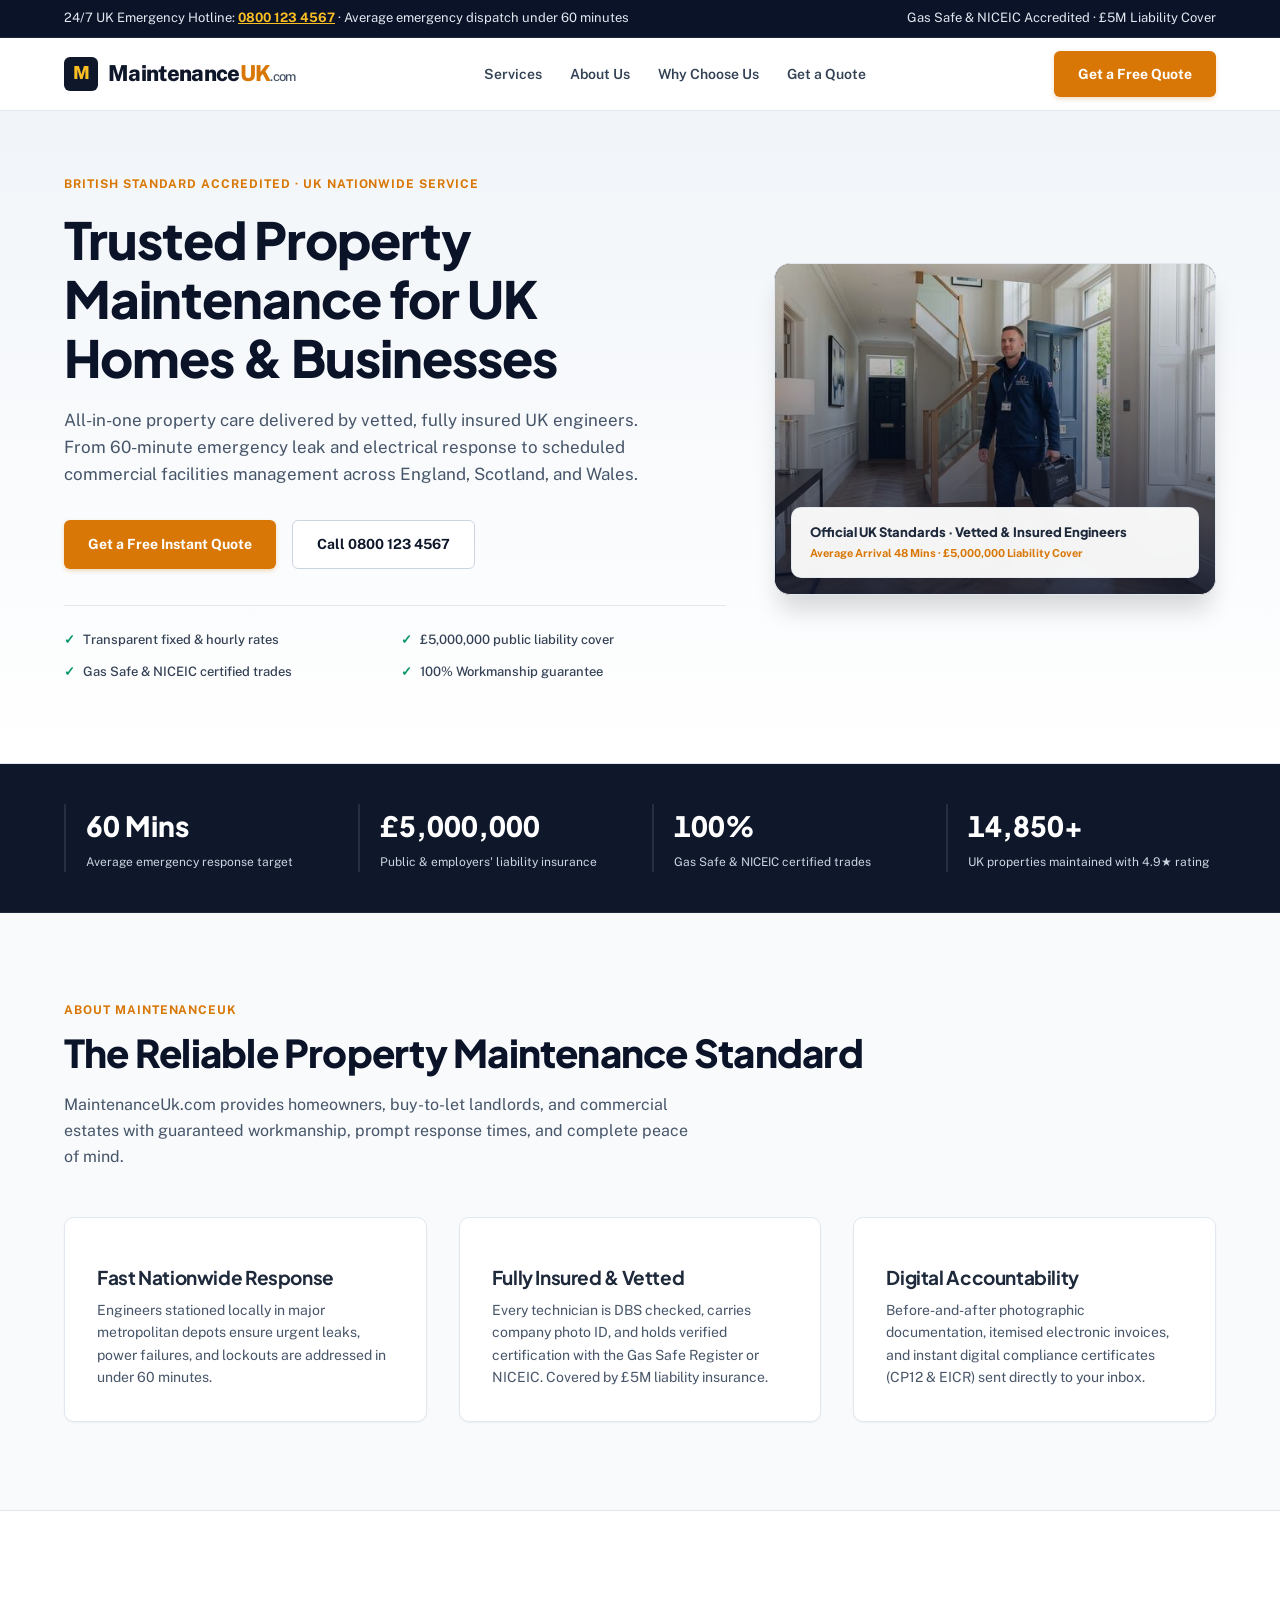
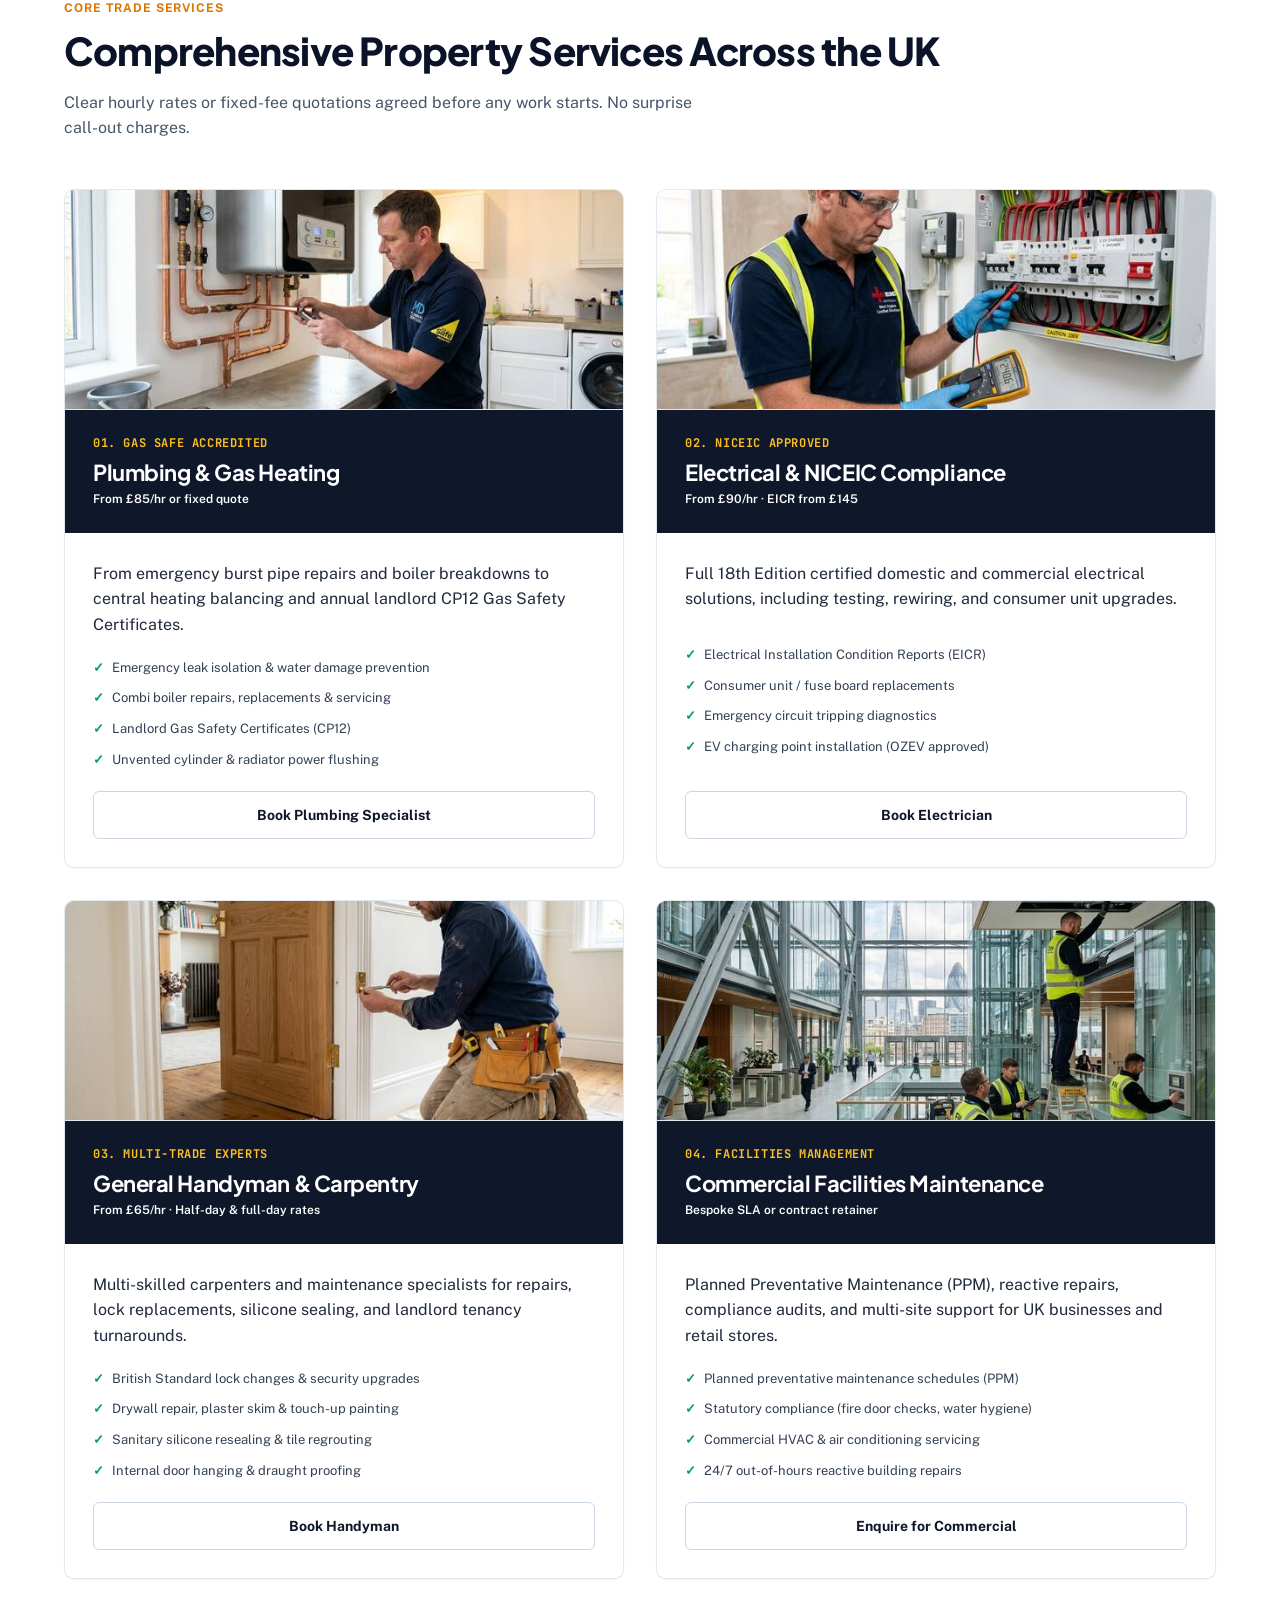
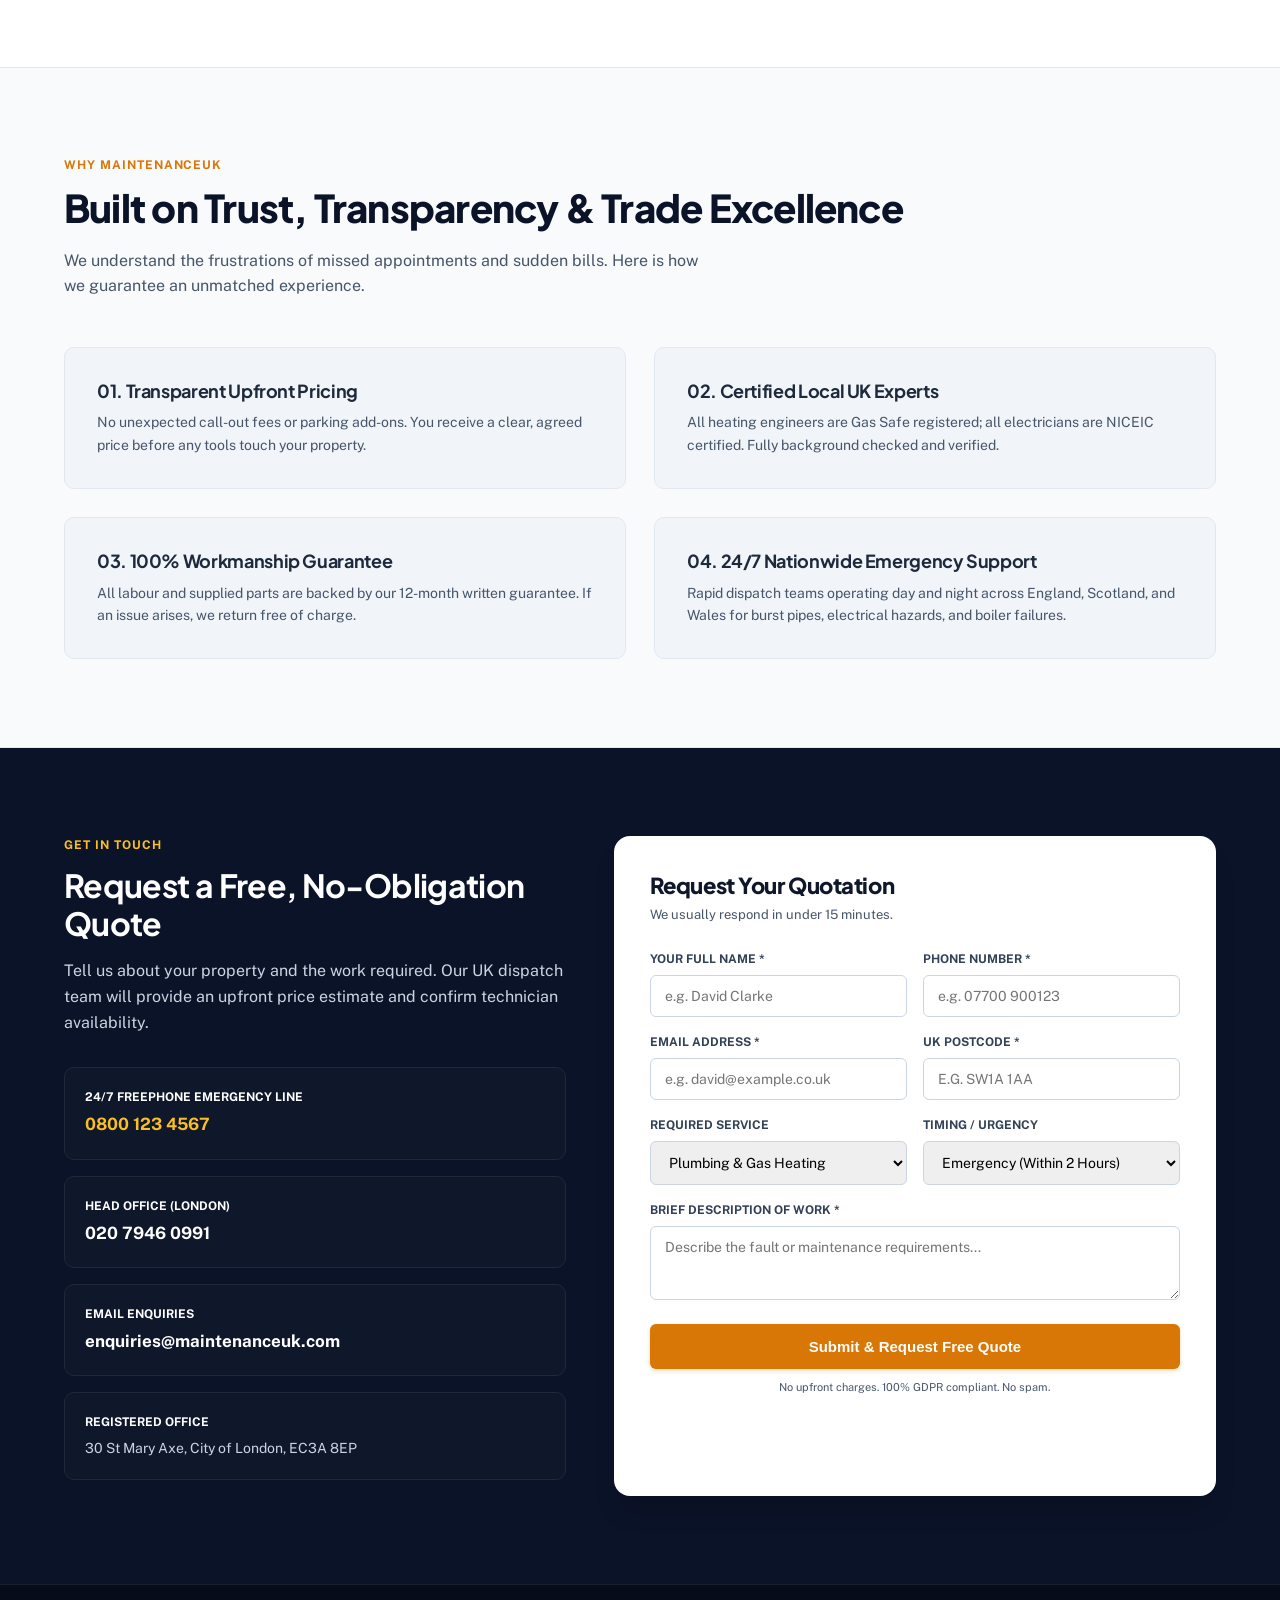
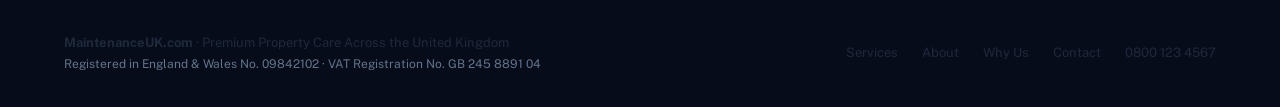
<file: public/maintenance_uk.html>
<!DOCTYPE html>
<html lang="en-GB">
<head>
  <meta charset="UTF-8">
  <meta name="viewport" content="width=device-width, initial-scale=1.0">
  <title>MaintenanceUK | Premium Property Maintenance Across the United Kingdom</title>
  <meta name="description" content="MaintenanceUk.com provides trusted, fully insured property maintenance for UK homeowners, landlords, and commercial estates. Gas Safe, NICEIC certified, 24/7 fast response.">
  
  <!-- Polyfill/setter for window.fetch to allow extension interceptors to assign fetch without throwing -->
  <script>
    (function() {
      try {
        var _rawFetch = window.fetch ? window.fetch.bind(window) : null;
        Object.defineProperty(window, 'fetch', {
          get: function() { return _rawFetch; },
          set: function(fn) { _rawFetch = fn; },
          configurable: true,
          enumerable: true
        });
      } catch (err) {}

      window.addEventListener('error', function(event) {
        if (
          (event.filename && event.filename.indexOf('chrome-extension://') !== -1) ||
          (event.message && event.message.indexOf('Cannot set property fetch') !== -1)
        ) {
          event.preventDefault();
          event.stopImmediatePropagation();
          return true;
        }
      }, true);
    })();
  </script>

  <!-- Typography -->
  <link rel="preconnect" href="https://fonts.googleapis.com">
  <link rel="preconnect" href="https://fonts.gstatic.com" crossorigin>
  <link href="https://fonts.googleapis.com/css2?family=Plus+Jakarta+Sans:wght@400;500;600;700;800&family=Public+Sans:wght@400;500;600&family=JetBrains+Mono:wght@500;700&display=swap" rel="stylesheet">

  <style>
    /* CSS Reset & Variables */
    *, *::before, *::after {
      box-sizing: border-box;
      margin: 0;
      padding: 0;
    }

    :root {
      --navy-950: #0b1329;
      --navy-900: #0f172a;
      --navy-800: #1e293b;
      --navy-700: #334155;
      --amber-600: #d97706;
      --amber-500: #f59e0b;
      --amber-400: #fbbf24;
      --emerald-600: #059669;
      --slate-50: #f8fafc;
      --slate-100: #f1f5f9;
      --slate-200: #e2e8f0;
      --slate-300: #cbd5e1;
      --slate-600: #475569;
      --slate-700: #334155;
      --slate-800: #1e293b;
      --slate-900: #0f172a;
      --white: #ffffff;
      --font-display: 'Plus Jakarta Sans', -apple-system, sans-serif;
      --font-body: 'Public Sans', -apple-system, sans-serif;
      --font-mono: 'JetBrains Mono', monospace;
      --radius-sm: 6px;
      --radius-md: 10px;
      --radius-lg: 16px;
      --shadow-sm: 0 1px 2px rgba(0,0,0,0.05);
      --shadow-md: 0 4px 6px -1px rgba(0,0,0,0.08);
      --shadow-xl: 0 20px 25px -5px rgba(0,0,0,0.15);
    }

    html {
      font-family: var(--font-body);
      color: var(--slate-800);
      background-color: var(--slate-50);
      scroll-behavior: smooth;
      line-height: 1.6;
      -webkit-font-smoothing: antialiased;
    }

    h1, h2, h3, h4, .font-display {
      font-family: var(--font-display);
      letter-spacing: -0.02em;
      line-height: 1.2;
      color: var(--slate-950);
    }

    a {
      color: inherit;
      text-decoration: none;
    }

    img {
      max-width: 100%;
      height: auto;
      display: block;
    }

    .container {
      max-width: 1200px;
      margin: 0 auto;
      padding: 0 24px;
    }

    /* Top Emergency Strip */
    .emergency-bar {
      background-color: var(--navy-950);
      color: #e2e8f0;
      font-size: 13px;
      padding: 8px 0;
      border-bottom: 1px solid rgba(255,255,255,0.08);
    }

    .emergency-bar .container {
      display: flex;
      justify-content: space-between;
      align-items: center;
      flex-wrap: wrap;
      gap: 12px;
    }

    .emergency-phone {
      color: var(--amber-400);
      font-weight: 700;
      text-decoration: underline;
    }

    /* Main Navigation */
    .top-header {
      background-color: rgba(255, 255, 255, 0.98);
      border-bottom: 1px solid var(--slate-200);
      position: sticky;
      top: 0;
      z-index: 100;
      backdrop-filter: blur(8px);
    }

    .top-header .container {
      display: flex;
      align-items: center;
      justify-content: space-between;
      height: 72px;
      gap: 32px;
    }

    .brand {
      display: flex;
      align-items: center;
      gap: 10px;
      font-size: 22px;
      font-weight: 800;
      letter-spacing: -0.03em;
      color: var(--navy-900);
      white-space: nowrap;
    }

    .brand-badge {
      width: 34px;
      height: 34px;
      background: var(--navy-900);
      color: var(--amber-400);
      border-radius: var(--radius-sm);
      display: flex;
      align-items: center;
      justify-content: center;
      font-size: 18px;
      font-weight: 800;
    }

    .brand span.accent {
      color: var(--amber-600);
    }

    .brand span.domain {
      font-size: 13px;
      color: var(--slate-600);
      font-weight: 500;
    }

    .nav-links {
      display: flex;
      gap: 28px;
      font-size: 14px;
      font-weight: 600;
      color: var(--slate-700);
    }

    .nav-links a:hover {
      color: var(--amber-600);
      transition: color 0.15s ease;
    }

    .btn {
      display: inline-flex;
      align-items: center;
      justify-content: center;
      gap: 8px;
      padding: 12px 24px;
      border-radius: var(--radius-sm);
      font-size: 14px;
      font-weight: 700;
      cursor: pointer;
      transition: all 0.15s ease;
      white-space: nowrap;
      border: none;
    }

    .btn-primary {
      background-color: var(--amber-600);
      color: var(--white);
      box-shadow: 0 2px 4px rgba(217,119,6,0.25);
    }

    .btn-primary:hover {
      background-color: var(--amber-500);
      transform: translateY(-1px);
      box-shadow: 0 4px 10px rgba(217,119,6,0.35);
    }

    .btn-outline {
      background-color: var(--white);
      color: var(--navy-900);
      border: 1px solid var(--slate-300);
    }

    .btn-outline:hover {
      background-color: var(--slate-100);
      border-color: var(--slate-400);
    }

    /* Hero Section */
    .hero-section {
      padding: 64px 0 80px;
      background: linear-gradient(180deg, #f1f5f9 0%, #ffffff 100%);
      border-bottom: 1px solid var(--slate-200);
    }

    .hero-grid {
      display: grid;
      grid-template-columns: 1.2fr 0.8fr;
      gap: 48px;
      align-items: center;
    }

    .hero-kicker {
      font-size: 12px;
      font-weight: 700;
      text-transform: uppercase;
      letter-spacing: 0.08em;
      color: var(--amber-600);
      margin-bottom: 16px;
    }

    .hero-title {
      font-size: clamp(2.25rem, 4vw, 3.5rem);
      font-weight: 800;
      color: var(--navy-950);
      line-height: 1.15;
      margin-bottom: 20px;
      text-wrap: balance;
    }

    .hero-desc {
      font-size: 17px;
      color: var(--slate-600);
      margin-bottom: 32px;
      max-width: 580px;
    }

    .hero-actions {
      display: flex;
      gap: 16px;
      margin-bottom: 36px;
      flex-wrap: wrap;
    }

    .hero-trust-list {
      display: grid;
      grid-template-columns: 1fr 1fr;
      gap: 12px;
      padding-top: 24px;
      border-top: 1px solid var(--slate-200);
      font-size: 13px;
      color: var(--slate-700);
      font-weight: 500;
    }

    .hero-trust-item {
      display: flex;
      align-items: center;
      gap: 8px;
    }

    .check-icon {
      color: var(--emerald-600);
      font-weight: 800;
    }

    /* Hero Visual Card with Real Photo */
    .hero-visual {
      position: relative;
      border-radius: var(--radius-lg);
      overflow: hidden;
      box-shadow: var(--shadow-xl);
      background-color: var(--navy-900);
      border: 1px solid var(--slate-200);
      aspect-ratio: 4/3;
      display: flex;
      align-items: flex-end;
    }

    .hero-img {
      position: absolute;
      top: 0;
      left: 0;
      width: 100%;
      height: 100%;
      object-fit: cover;
      object-position: center;
      transition: transform 0.4s ease;
    }

    .hero-visual:hover .hero-img {
      transform: scale(1.02);
    }

    .hero-visual-overlay {
      position: absolute;
      inset: 0;
      background: linear-gradient(180deg, rgba(15, 23, 42, 0.05) 0%, rgba(11, 19, 41, 0.85) 100%);
      pointer-events: none;
    }

    .hero-visual-badge-card {
      position: relative;
      z-index: 2;
      background: rgba(255, 255, 255, 0.95);
      backdrop-filter: blur(8px);
      margin: 16px;
      padding: 14px 18px;
      border-radius: var(--radius-md);
      border: 1px solid rgba(226, 232, 240, 0.8);
      box-shadow: var(--shadow-md);
      width: calc(100% - 32px);
    }

    .hero-badge-title {
      font-size: 13px;
      font-weight: 800;
      color: var(--slate-950);
      font-family: var(--font-display);
    }

    .hero-badge-sub {
      font-size: 11px;
      color: var(--amber-600);
      font-weight: 700;
      margin-top: 2px;
    }

    /* Full-width Stats Strip */
    .stats-strip {
      background-color: var(--navy-900);
      color: var(--white);
      padding: 40px 0;
      border-bottom: 1px solid var(--navy-800);
    }

    .stats-grid {
      display: grid;
      grid-template-columns: repeat(4, 1fr);
      gap: 24px;
    }

    .stat-item {
      border-left: 2px solid rgba(255,255,255,0.1);
      padding-left: 20px;
    }

    .stat-number {
      font-size: 28px;
      font-weight: 800;
      color: var(--white);
      font-family: var(--font-display);
      font-variant-numeric: tabular-nums;
    }

    .stat-label {
      font-size: 12px;
      color: var(--slate-300);
      margin-top: 4px;
    }

    /* Section Styles */
    .section {
      padding: 88px 0;
      border-bottom: 1px solid var(--slate-200);
    }

    .section-kicker {
      font-size: 12px;
      font-weight: 700;
      text-transform: uppercase;
      letter-spacing: 0.08em;
      color: var(--amber-600);
      margin-bottom: 10px;
    }

    .section-title {
      font-size: clamp(1.8rem, 3vw, 2.4rem);
      font-weight: 800;
      color: var(--navy-950);
      margin-bottom: 16px;
    }

    .section-desc {
      font-size: 16px;
      color: var(--slate-600);
      max-width: 640px;
      margin-bottom: 48px;
    }

    /* About Cards */
    .about-grid {
      display: grid;
      grid-template-columns: repeat(3, 1fr);
      gap: 32px;
    }

    .about-card {
      background: var(--white);
      padding: 32px;
      border-radius: var(--radius-md);
      border: 1px solid var(--slate-200);
      box-shadow: var(--shadow-sm);
    }

    .about-card h3 {
      font-size: 19px;
      font-weight: 700;
      margin: 16px 0 10px;
    }

    .about-card p {
      font-size: 14px;
      color: var(--slate-600);
      line-height: 1.6;
    }

    /* Services Grid with Photos */
    .services-grid {
      display: grid;
      grid-template-columns: repeat(2, 1fr);
      gap: 32px;
    }

    .service-card {
      background: var(--white);
      border-radius: var(--radius-md);
      border: 1px solid var(--slate-200);
      overflow: hidden;
      box-shadow: var(--shadow-sm);
      display: flex;
      flex-direction: column;
    }

    .service-card-img {
      width: 100%;
      height: 220px;
      object-fit: cover;
      display: block;
      border-bottom: 1px solid var(--slate-200);
    }

    .service-card-header {
      background-color: var(--navy-900);
      color: white;
      padding: 24px 28px;
    }

    .service-number {
      font-family: var(--font-mono);
      font-size: 12px;
      font-weight: 700;
      color: var(--amber-400);
      letter-spacing: 0.05em;
    }

    .service-card-header h3 {
      color: white;
      font-size: 22px;
      margin: 6px 0 4px;
    }

    .service-rate {
      font-size: 12px;
      color: var(--amber-300);
      font-weight: 600;
    }

    .service-body {
      padding: 28px;
      flex: 1;
      display: flex;
      flex-direction: column;
      justify-content: space-between;
    }

    .service-features {
      list-style: none;
      margin: 20px 0;
      display: flex;
      flex-direction: column;
      gap: 10px;
    }

    .service-features li {
      font-size: 13px;
      color: var(--slate-700);
      display: flex;
      align-items: flex-start;
      gap: 8px;
    }

    /* Why Choose Us Grid */
    .trust-grid {
      display: grid;
      grid-template-columns: repeat(2, 1fr);
      gap: 28px;
    }

    .trust-card {
      background: var(--slate-100);
      padding: 32px;
      border-radius: var(--radius-md);
      border: 1px solid var(--slate-200);
    }

    .trust-card h3 {
      font-size: 18px;
      font-weight: 700;
      margin-bottom: 10px;
    }

    .trust-card p {
      font-size: 14px;
      color: var(--slate-600);
    }

    /* Contact Section */
    .contact-section {
      background-color: var(--navy-950);
      color: white;
      padding: 88px 0;
    }

    .contact-grid {
      display: grid;
      grid-template-columns: 1fr 1.2fr;
      gap: 48px;
    }

    .contact-info h2 {
      color: white;
      font-size: 32px;
      margin-bottom: 16px;
    }

    .contact-info p {
      color: var(--slate-300);
      font-size: 16px;
      margin-bottom: 32px;
    }

    .contact-detail {
      background: var(--navy-900);
      padding: 20px;
      border-radius: var(--radius-md);
      border: 1px solid var(--navy-800);
      margin-bottom: 16px;
    }

    .contact-detail-label {
      font-size: 12px;
      color: var(--slate-400);
      text-transform: uppercase;
      font-weight: 700;
      margin-bottom: 4px;
    }

    .contact-detail-val {
      font-size: 17px;
      font-weight: 700;
      color: white;
    }

    /* Contact Form */
    .contact-form {
      background: white;
      padding: 36px;
      border-radius: var(--radius-lg);
      color: var(--slate-900);
      box-shadow: var(--shadow-xl);
    }

    .form-group {
      margin-bottom: 16px;
    }

    .form-group label {
      display: block;
      font-size: 12px;
      font-weight: 700;
      text-transform: uppercase;
      color: var(--slate-700);
      margin-bottom: 6px;
    }

    .form-control {
      width: 100%;
      padding: 12px 14px;
      font-size: 14px;
      border: 1px solid var(--slate-300);
      border-radius: var(--radius-sm);
      font-family: inherit;
    }

    .form-control:focus {
      outline: none;
      border-color: var(--amber-600);
      box-shadow: 0 0 0 2px rgba(217,119,6,0.2);
    }

    .form-row {
      display: grid;
      grid-template-columns: 1fr 1fr;
      gap: 16px;
    }

    /* Footer */
    .footer {
      background-color: #070c1a;
      color: var(--slate-400);
      font-size: 13px;
      padding: 48px 0 32px;
      border-top: 1px solid rgba(255,255,255,0.08);
    }

    .footer .container {
      display: flex;
      justify-content: space-between;
      align-items: center;
      flex-wrap: wrap;
      gap: 20px;
    }

    .footer-links {
      display: flex;
      gap: 24px;
    }

    .footer-links a:hover {
      color: white;
    }

    /* Responsive adjustments */
    @media (max-width: 900px) {
      .hero-grid,
      .services-grid,
      .about-grid,
      .trust-grid,
      .contact-grid {
        grid-template-columns: 1fr;
      }

      .stats-grid {
        grid-template-columns: repeat(2, 1fr);
      }

      .nav-links {
        display: none;
      }

      .form-row {
        grid-template-columns: 1fr;
      }
    }
  </style>
</head>
<body>

  <!-- 24/7 UK Emergency Hotline Strip -->
  <div class="emergency-bar">
    <div class="container">
      <div>
        <span>24/7 UK Emergency Hotline: </span>
        <a href="tel:08001234567" class="emergency-phone">0800 123 4567</a>
        <span> · Average emergency dispatch under 60 minutes</span>
      </div>
      <div>
        <span>Gas Safe & NICEIC Accredited · £5M Liability Cover</span>
      </div>
    </div>
  </div>

  <!-- Top Bar Navigation -->
  <header class="top-header">
    <div class="container">
      <a href="#" class="brand">
        <div class="brand-badge">M</div>
        <div>Maintenance<span class="accent">UK</span><span class="domain">.com</span></div>
      </a>

      <nav class="nav-links">
        <a href="#services">Services</a>
        <a href="#about">About Us</a>
        <a href="#why-choose-us">Why Choose Us</a>
        <a href="#contact">Get a Quote</a>
      </nav>

      <a href="#contact" class="btn btn-primary">
        Get a Free Quote
      </a>
    </div>
  </header>

  <!-- Hero Section -->
  <section class="hero-section">
    <div class="container">
      <div class="hero-grid">
        <div>
          <div class="hero-kicker">British Standard Accredited · UK Nationwide Service</div>
          <h1 class="hero-title">Trusted Property Maintenance for UK Homes & Businesses</h1>
          <p class="hero-desc">
            All-in-one property care delivered by vetted, fully insured UK engineers. From 60-minute emergency leak and electrical response to scheduled commercial facilities management across England, Scotland, and Wales.
          </p>

          <div class="hero-actions">
            <a href="#contact" class="btn btn-primary">Get a Free Instant Quote</a>
            <a href="tel:08001234567" class="btn btn-outline">Call 0800 123 4567</a>
          </div>

          <div class="hero-trust-list">
            <div class="hero-trust-item"><span class="check-icon">✓</span> Transparent fixed & hourly rates</div>
            <div class="hero-trust-item"><span class="check-icon">✓</span> £5,000,000 public liability cover</div>
            <div class="hero-trust-item"><span class="check-icon">✓</span> Gas Safe & NICEIC certified trades</div>
            <div class="hero-trust-item"><span class="check-icon">✓</span> 100% Workmanship guarantee</div>
          </div>
        </div>

        <div>
          <div class="hero-visual">
            <img 
              src="[data-uri]" alt="Professional British maintenance engineer attending residential property" class="hero-img">
            <div class="hero-visual-overlay"></div>
            <div class="hero-visual-badge-card">
              <div class="hero-badge-title">Official UK Standards · Vetted & Insured Engineers</div>
              <div class="hero-badge-sub">Average Arrival 48 Mins · £5,000,000 Liability Cover</div>
            </div>
          </div>
        </div>
      </div>
    </div>
  </section>

  <!-- Key Metrics Strip -->
  <div class="stats-strip">
    <div class="container">
      <div class="stats-grid">
        <div class="stat-item">
          <div class="stat-number">60 Mins</div>
          <div class="stat-label">Average emergency response target</div>
        </div>
        <div class="stat-item">
          <div class="stat-number">£5,000,000</div>
          <div class="stat-label">Public & employers' liability insurance</div>
        </div>
        <div class="stat-item">
          <div class="stat-number">100%</div>
          <div class="stat-label">Gas Safe & NICEIC certified trades</div>
        </div>
        <div class="stat-item">
          <div class="stat-number">14,850+</div>
          <div class="stat-label">UK properties maintained with 4.9★ rating</div>
        </div>
      </div>
    </div>
  </div>

  <!-- About Us Section -->
  <section id="about" class="section">
    <div class="container">
      <div class="section-kicker">About MaintenanceUK</div>
      <h2 class="section-title">The Reliable Property Maintenance Standard</h2>
      <p class="section-desc">
        MaintenanceUk.com provides homeowners, buy-to-let landlords, and commercial estates with guaranteed workmanship, prompt response times, and complete peace of mind.
      </p>

      <div class="about-grid">
        <div class="about-card">
          <h3>Fast Nationwide Response</h3>
          <p>
            Engineers stationed locally in major metropolitan depots ensure urgent leaks, power failures, and lockouts are addressed in under 60 minutes.
          </p>
        </div>

        <div class="about-card">
          <h3>Fully Insured & Vetted</h3>
          <p>
            Every technician is DBS checked, carries company photo ID, and holds verified certification with the Gas Safe Register or NICEIC. Covered by £5M liability insurance.
          </p>
        </div>

        <div class="about-card">
          <h3>Digital Accountability</h3>
          <p>
            Before-and-after photographic documentation, itemised electronic invoices, and instant digital compliance certificates (CP12 & EICR) sent directly to your inbox.
          </p>
        </div>
      </div>
    </div>
  </section>

  <!-- Services Grid -->
  <section id="services" class="section" style="background-color: #ffffff;">
    <div class="container">
      <div class="section-kicker">Core Trade Services</div>
      <h2 class="section-title">Comprehensive Property Services Across the UK</h2>
      <p class="section-desc">
        Clear hourly rates or fixed-fee quotations agreed before any work starts. No surprise call-out charges.
      </p>

      <div class="services-grid">
        <!-- Plumbing & Heating -->
        <div class="service-card">
          <img 
            src="[data-uri]" alt="Plumbing and Gas Heating in the UK" class="service-card-img">
          <div class="service-card-header">
            <div class="service-number">01. GAS SAFE ACCREDITED</div>
            <h3>Plumbing & Gas Heating</h3>
            <div class="service-rate">From £85/hr or fixed quote</div>
          </div>
          <div class="service-body">
            <p>From emergency burst pipe repairs and boiler breakdowns to central heating balancing and annual landlord CP12 Gas Safety Certificates.</p>
            <ul class="service-features">
              <li><span class="check-icon">✓</span> Emergency leak isolation & water damage prevention</li>
              <li><span class="check-icon">✓</span> Combi boiler repairs, replacements & servicing</li>
              <li><span class="check-icon">✓</span> Landlord Gas Safety Certificates (CP12)</li>
              <li><span class="check-icon">✓</span> Unvented cylinder & radiator power flushing</li>
            </ul>
            <a href="#contact" class="btn btn-outline">Book Plumbing Specialist</a>
          </div>
        </div>

        <!-- Electrical -->
        <div class="service-card">
          <img 
            src="[data-uri]" alt="Electrical & NICEIC Compliance in the UK" class="service-card-img">
          <div class="service-card-header">
            <div class="service-number">02. NICEIC APPROVED</div>
            <h3>Electrical & NICEIC Compliance</h3>
            <div class="service-rate">From £90/hr · EICR from £145</div>
          </div>
          <div class="service-body">
            <p>Full 18th Edition certified domestic and commercial electrical solutions, including testing, rewiring, and consumer unit upgrades.</p>
            <ul class="service-features">
              <li><span class="check-icon">✓</span> Electrical Installation Condition Reports (EICR)</li>
              <li><span class="check-icon">✓</span> Consumer unit / fuse board replacements</li>
              <li><span class="check-icon">✓</span> Emergency circuit tripping diagnostics</li>
              <li><span class="check-icon">✓</span> EV charging point installation (OZEV approved)</li>
            </ul>
            <a href="#contact" class="btn btn-outline">Book Electrician</a>
          </div>
        </div>

        <!-- General Handyman -->
        <div class="service-card">
          <img 
            src="[data-uri]" alt="General Handyman & Carpentry in the UK" class="service-card-img">
          <div class="service-card-header">
            <div class="service-number">03. MULTI-TRADE EXPERTS</div>
            <h3>General Handyman & Carpentry</h3>
            <div class="service-rate">From £65/hr · Half-day & full-day rates</div>
          </div>
          <div class="service-body">
            <p>Multi-skilled carpenters and maintenance specialists for repairs, lock replacements, silicone sealing, and landlord tenancy turnarounds.</p>
            <ul class="service-features">
              <li><span class="check-icon">✓</span> British Standard lock changes & security upgrades</li>
              <li><span class="check-icon">✓</span> Drywall repair, plaster skim & touch-up painting</li>
              <li><span class="check-icon">✓</span> Sanitary silicone resealing & tile regrouting</li>
              <li><span class="check-icon">✓</span> Internal door hanging & draught proofing</li>
            </ul>
            <a href="#contact" class="btn btn-outline">Book Handyman</a>
          </div>
        </div>

        <!-- Commercial Maintenance -->
        <div class="service-card">
          <img 
            src="[data-uri]" alt="Commercial Facilities Maintenance in the UK" class="service-card-img">
          <div class="service-card-header">
            <div class="service-number">04. FACILITIES MANAGEMENT</div>
            <h3>Commercial Facilities Maintenance</h3>
            <div class="service-rate">Bespoke SLA or contract retainer</div>
          </div>
          <div class="service-body">
            <p>Planned Preventative Maintenance (PPM), reactive repairs, compliance audits, and multi-site support for UK businesses and retail stores.</p>
            <ul class="service-features">
              <li><span class="check-icon">✓</span> Planned preventative maintenance schedules (PPM)</li>
              <li><span class="check-icon">✓</span> Statutory compliance (fire door checks, water hygiene)</li>
              <li><span class="check-icon">✓</span> Commercial HVAC & air conditioning servicing</li>
              <li><span class="check-icon">✓</span> 24/7 out-of-hours reactive building repairs</li>
            </ul>
            <a href="#contact" class="btn btn-outline">Enquire for Commercial</a>
          </div>
        </div>
      </div>
    </div>
  </section>

  <!-- Why Choose Us -->
  <section id="why-choose-us" class="section">
    <div class="container">
      <div class="section-kicker">Why MaintenanceUK</div>
      <h2 class="section-title">Built on Trust, Transparency & Trade Excellence</h2>
      <p class="section-desc">
        We understand the frustrations of missed appointments and sudden bills. Here is how we guarantee an unmatched experience.
      </p>

      <div class="trust-grid">
        <div class="trust-card">
          <h3>01. Transparent Upfront Pricing</h3>
          <p>No unexpected call-out fees or parking add-ons. You receive a clear, agreed price before any tools touch your property.</p>
        </div>
        <div class="trust-card">
          <h3>02. Certified Local UK Experts</h3>
          <p>All heating engineers are Gas Safe registered; all electricians are NICEIC certified. Fully background checked and verified.</p>
        </div>
        <div class="trust-card">
          <h3>03. 100% Workmanship Guarantee</h3>
          <p>All labour and supplied parts are backed by our 12-month written guarantee. If an issue arises, we return free of charge.</p>
        </div>
        <div class="trust-card">
          <h3>04. 24/7 Nationwide Emergency Support</h3>
          <p>Rapid dispatch teams operating day and night across England, Scotland, and Wales for burst pipes, electrical hazards, and boiler failures.</p>
        </div>
      </div>
    </div>
  </section>

  <!-- Contact & Free Quote Section -->
  <section id="contact" class="contact-section">
    <div class="container">
      <div class="contact-grid">
        <div class="contact-info">
          <div class="section-kicker" style="color: var(--amber-400);">Get in Touch</div>
          <h2>Request a Free, No-Obligation Quote</h2>
          <p>
            Tell us about your property and the work required. Our UK dispatch team will provide an upfront price estimate and confirm technician availability.
          </p>

          <div class="contact-detail">
            <div class="contact-detail-label">24/7 Freephone Emergency Line</div>
            <div class="contact-detail-val">
              <a href="tel:08001234567" style="color: var(--amber-400);">0800 123 4567</a>
            </div>
          </div>

          <div class="contact-detail">
            <div class="contact-detail-label">Head Office (London)</div>
            <div class="contact-detail-val">020 7946 0991</div>
          </div>

          <div class="contact-detail">
            <div class="contact-detail-label">Email Enquiries</div>
            <div class="contact-detail-val">enquiries@maintenanceuk.com</div>
          </div>

          <div class="contact-detail">
            <div class="contact-detail-label">Registered Office</div>
            <div class="contact-detail-val" style="font-size: 14px; font-weight: normal; color: #cbd5e1;">
              30 St Mary Axe, City of London, EC3A 8EP
            </div>
          </div>
        </div>

        <!-- Functional Contact Form -->
        <div class="contact-form">
          <h3 style="font-size: 22px; font-weight: 800; margin-bottom: 6px;">Request Your Quotation</h3>
          <p style="font-size: 13px; color: var(--slate-600); margin-bottom: 24px;">We usually respond in under 15 minutes.</p>

          <form action="#" method="POST" onsubmit="event.preventDefault(); alert('Thank you! Your quote request has been received. Reference #MUK-' + Math.floor(100000 + Math.random() * 900000) + '. A maintenance coordinator will contact you shortly.');">
            <div class="form-row">
              <div class="form-group">
                <label>Your Full Name *</label>
                <input type="text" class="form-control" placeholder="e.g. David Clarke" required>
              </div>
              <div class="form-group">
                <label>Phone Number *</label>
                <input type="tel" class="form-control" placeholder="e.g. 07700 900123" required>
              </div>
            </div>

            <div class="form-row">
              <div class="form-group">
                <label>Email Address *</label>
                <input type="email" class="form-control" placeholder="e.g. david@example.co.uk" required>
              </div>
              <div class="form-group">
                <label>UK Postcode *</label>
                <input type="text" class="form-control" placeholder="e.g. SW1A 1AA" required style="text-transform: uppercase;">
              </div>
            </div>

            <div class="form-row">
              <div class="form-group">
                <label>Required Service</label>
                <select class="form-control">
                  <option>Plumbing & Gas Heating</option>
                  <option>Electrical & NICEIC Compliance</option>
                  <option>General Handyman Services</option>
                  <option>Commercial Facilities Management</option>
                  <option>Landlord Safety Certificates (CP12 / EICR)</option>
                </select>
              </div>
              <div class="form-group">
                <label>Timing / Urgency</label>
                <select class="form-control">
                  <option>Emergency (Within 2 Hours)</option>
                  <option>Next Day (Within 24-48 Hours)</option>
                  <option>Flexible / Planned Date</option>
                </select>
              </div>
            </div>

            <div class="form-group">
              <label>Brief Description of Work *</label>
              <textarea class="form-control" rows="3" placeholder="Describe the fault or maintenance requirements..." required></textarea>
            </div>

            <button type="submit" class="btn btn-primary" style="width: 100%; padding: 14px; font-size: 15px;">
              Submit & Request Free Quote
            </button>
            <p style="font-size: 11px; text-align: center; color: var(--slate-600); margin-top: 10px;">
              No upfront charges. 100% GDPR compliant. No spam.
            </p>
          </form>
        </div>
      </div>
    </div>
  </section>

  <!-- Professional Footer -->
  <footer class="footer">
    <div class="container">
      <div>
        <strong>MaintenanceUK.com</strong> · Premium Property Care Across the United Kingdom<br>
        <span style="font-size: 12px; color: #64748b;">
          Registered in England & Wales No. 09842102 · VAT Registration No. GB 245 8891 04
        </span>
      </div>

      <div class="footer-links">
        <a href="#services">Services</a>
        <a href="#about">About</a>
        <a href="#why-choose-us">Why Us</a>
        <a href="#contact">Contact</a>
        <a href="tel:08001234567">0800 123 4567</a>
      </div>
    </div>
  </footer>

</body>
</html>
</file>
